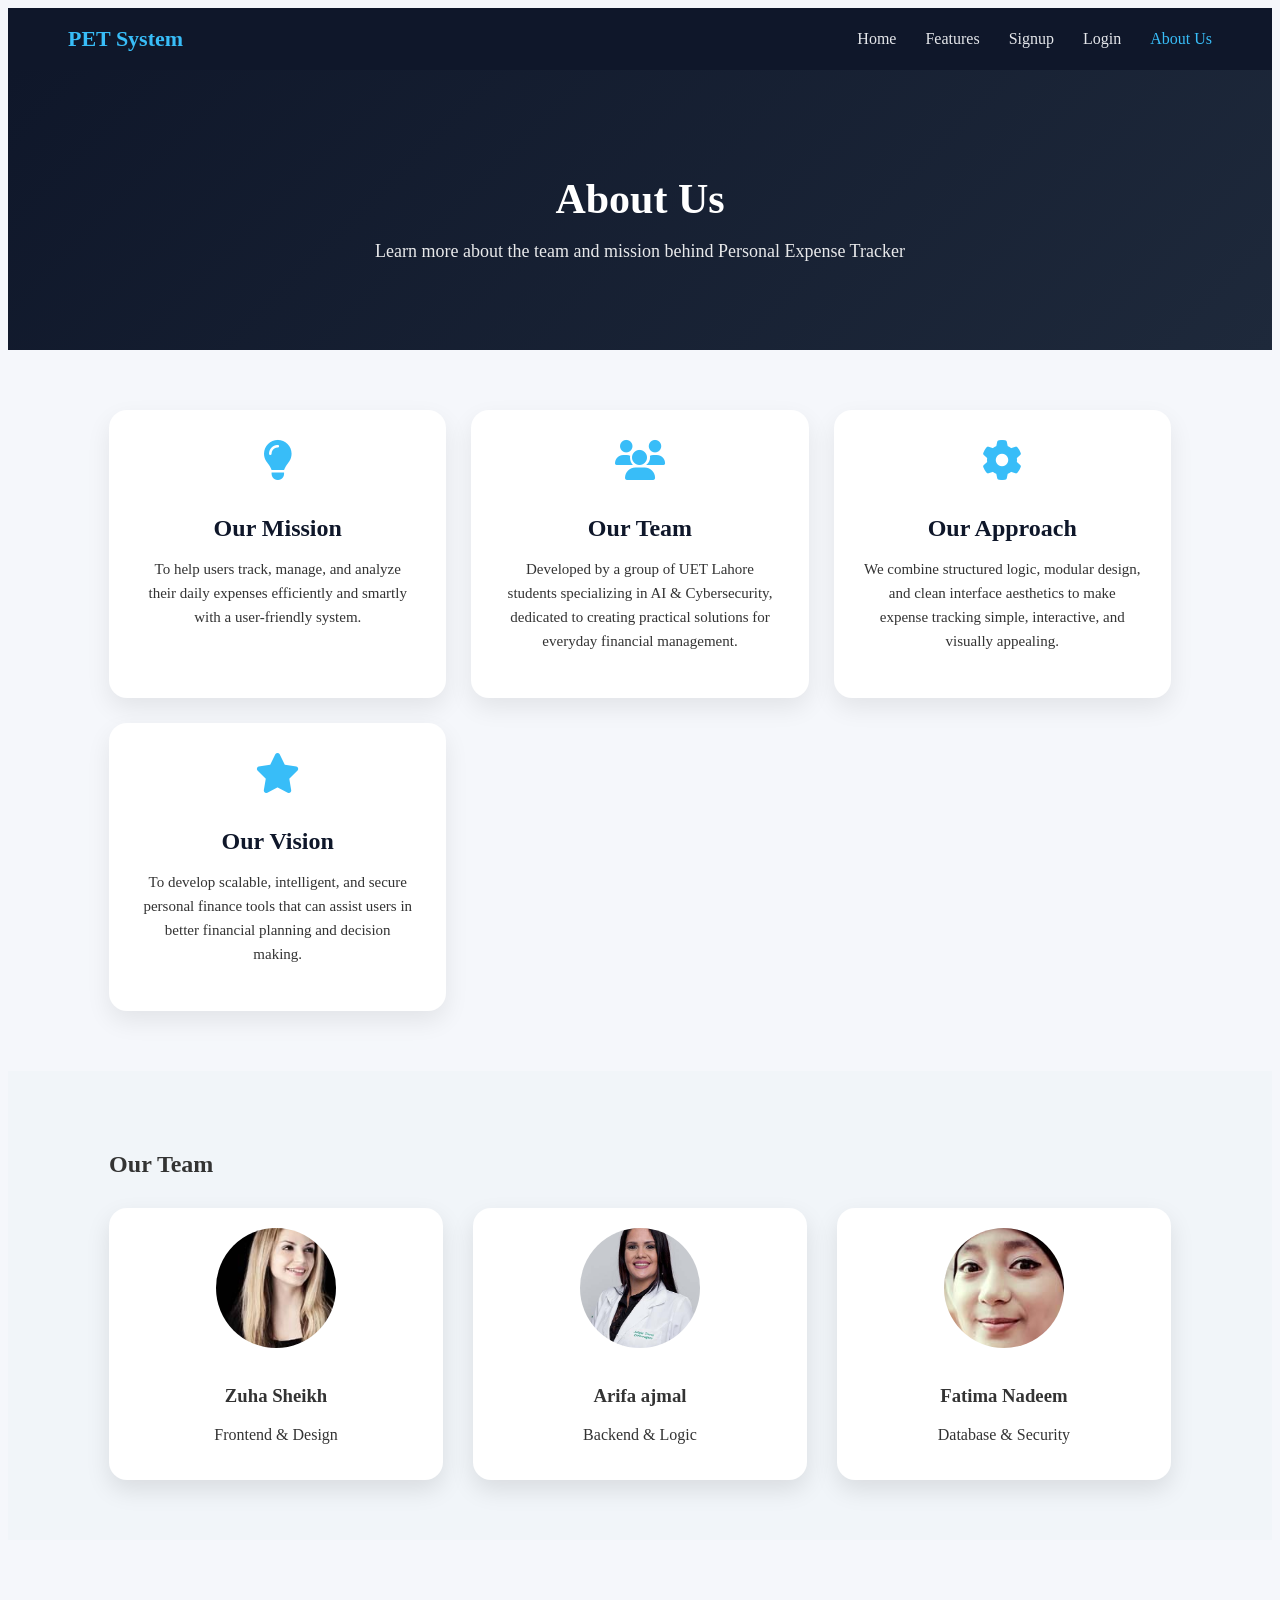
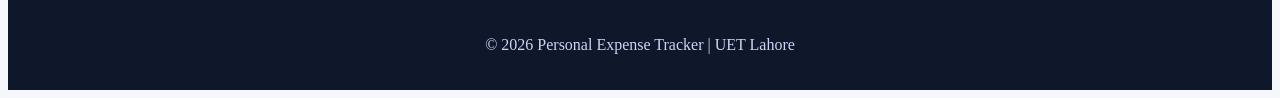
<file: about.html>
<!DOCTYPE html>
<html lang="en">
<head>
  <meta charset="UTF-8">
  <title>About Us | Personal Expense Tracker</title>
  <link rel="stylesheet" href="about.css">
  <link rel="stylesheet" href="https://cdnjs.cloudflare.com/ajax/libs/font-awesome/6.5.0/css/all.min.css">
</head>
<body>

<!-- HEADER -->
<header>
  <div class="logo">PET System</div>
  <nav>
    <a href="index.html">Home</a>
    <a href="features.html">Features</a>
    <a href="signup.html">Signup</a>
    <a href="login.html">Login</a>
    <a href="about.html" class="active">About Us</a>
  </nav>
</header>

<!-- HERO / PAGE TITLE -->
<section class="about-hero">
  <h1>About Us</h1>
  <p>Learn more about the team and mission behind Personal Expense Tracker</p>
</section>

<!-- ABOUT CONTENT -->
<section class="about-content">
  <div class="about-card">
    <i class="fa-solid fa-lightbulb"></i>
    <h2>Our Mission</h2>
    <p>To help users track, manage, and analyze their daily expenses efficiently and smartly with a user-friendly system.</p>
  </div>

  <div class="about-card">
    <i class="fa-solid fa-users"></i>
    <h2>Our Team</h2>
    <p>Developed by a group of UET Lahore students specializing in AI & Cybersecurity, dedicated to creating practical solutions for everyday financial management.</p>
  </div>

  <div class="about-card">
    <i class="fa-solid fa-gear"></i>
    <h2>Our Approach</h2>
    <p>We combine structured logic, modular design, and clean interface aesthetics to make expense tracking simple, interactive, and visually appealing.</p>
  </div>

  <div class="about-card">
    <i class="fa-solid fa-star"></i>
    <h2>Our Vision</h2>
    <p>To develop scalable, intelligent, and secure personal finance tools that can assist users in better financial planning and decision making.</p>
  </div>
</section>
<section class="team">
  <h2 class="section-title">Our Team</h2>
  <div class="team-grid">
    <div class="team-card">
      <img src="images\image1.jpg" alt="Member 1">
      <h3>Zuha Sheikh</h3>
      <p>Frontend & Design</p>
    </div>
    <div class="team-card">
      <img src="images\image4.jpg" alt="Member 2">
      <h3>Arifa ajmal</h3>
      <p>Backend & Logic</p>
    </div>
    <div class="team-card">
      <img src="images\image3.jpg" alt="Member 3">
      <h3>Fatima Nadeem</h3>
      <p>Database & Security</p>
    </div>
  </div>
</section>

<!-- FOOTER -->
<footer>
  <p>© 2026 Personal Expense Tracker | UET Lahore</p>
</footer>

</body>
</html>
</file>
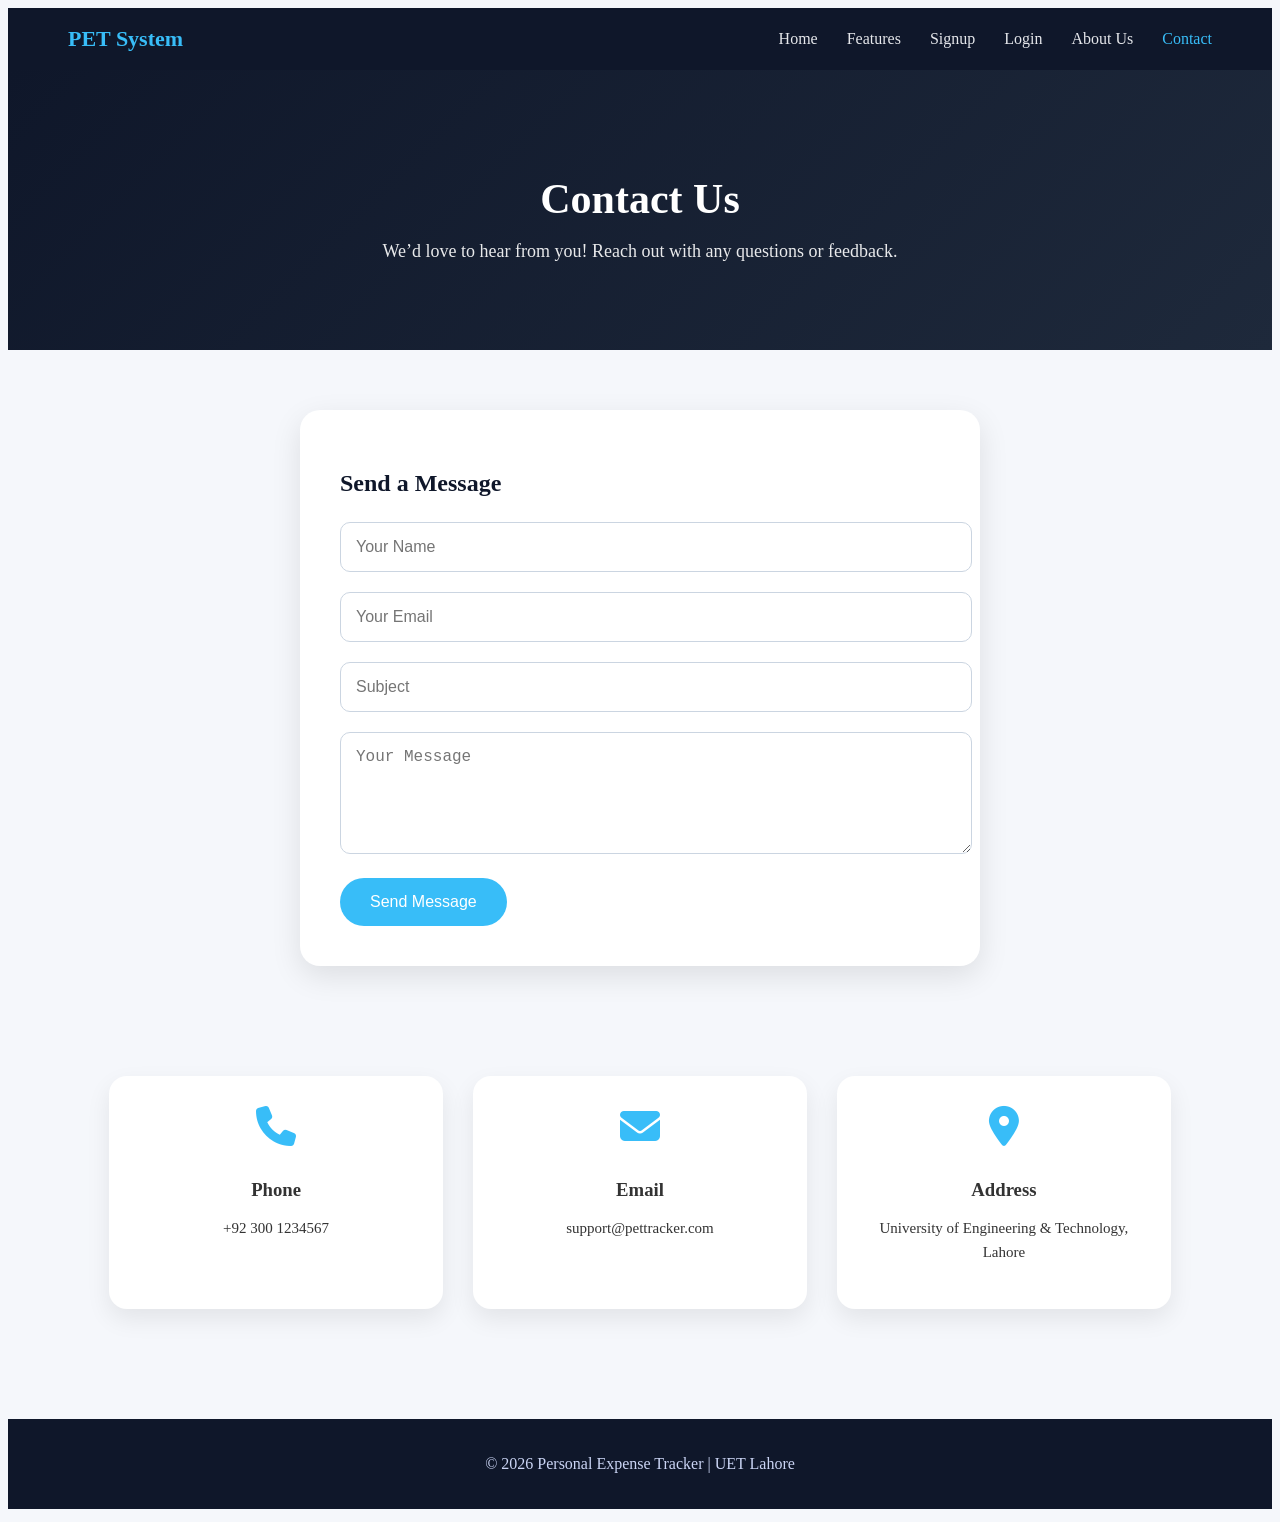
<file: contact.html>
<!DOCTYPE html>
<html lang="en">
<head>
  <meta charset="UTF-8">
  <title>Contact Us | Personal Expense Tracker</title>
  <link rel="stylesheet" href="contact.css">
  <link rel="stylesheet" href="https://cdnjs.cloudflare.com/ajax/libs/font-awesome/6.5.0/css/all.min.css">
</head>
<body>

<!-- HEADER -->
<header>
  <div class="logo">PET System</div>
  <nav>
    <a href="index.html">Home</a>
    <a href="features.html">Features</a>
    <a href="signup.html">Signup</a>
     <a href="login.html">Login</a>
    <a href="about.html">About Us</a>
    <a href="contact.html" class="active">Contact</a>
  </nav>
</header>

<!-- HERO -->
<section class="contact-hero">
  <h1>Contact Us</h1>
  <p>We’d love to hear from you! Reach out with any questions or feedback.</p>
</section>

<!-- CONTACT FORM -->
<section class="contact-form-section">
  <form class="contact-form">
    <h2>Send a Message</h2>
    <input type="text" name="name" placeholder="Your Name" required>
    <input type="email" name="email" placeholder="Your Email" required>
    <input type="text" name="subject" placeholder="Subject" required>
    <textarea name="message" placeholder="Your Message" rows="5" required></textarea>
    
    <button type="submit">Send Message</button>
  </form>
</section>

<!-- CONTACT INFO -->
<section class="contact-info">
  <div class="info-card">
    <i class="fa-solid fa-phone"></i>
    <h3>Phone</h3>
    <p>+92 300 1234567</p>
  </div>

  <div class="info-card">
    <i class="fa-solid fa-envelope"></i>
    <h3>Email</h3>
    <p>support@pettracker.com</p>
  </div>

  <div class="info-card">
    <i class="fa-solid fa-location-dot"></i>
    <h3>Address</h3>
    <p>University of Engineering & Technology, Lahore</p>
  </div>
</section>

<!-- FOOTER -->
<footer>
  <p>© 2026 Personal Expense Tracker | UET Lahore</p>
</footer>

</body>
</html>
</file>
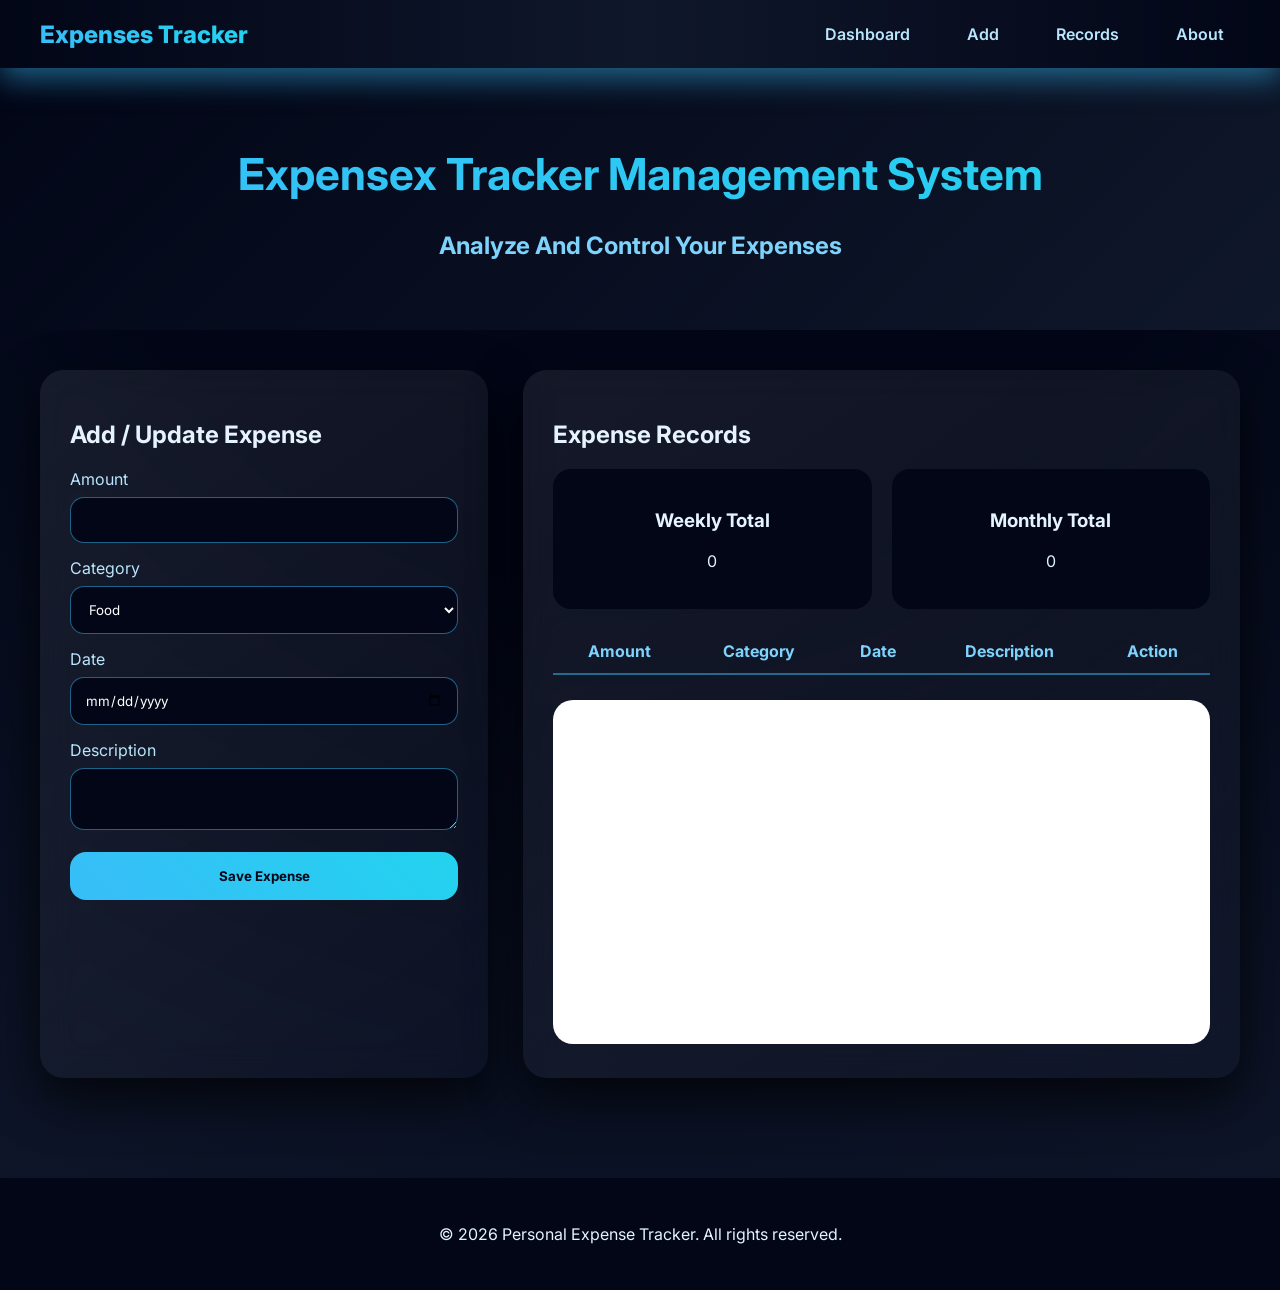
<file: dashboard.html>
<!DOCTYPE html>
<html lang="en">
<head>
<meta charset="UTF-8">
<title>Smart Expense Dashboard</title>

<style>
@import url('https://fonts.googleapis.com/css2?family=Inter:wght@300;400;600;800&display=swap');

*{box-sizing:border-box;font-family:'Inter',sans-serif;transition:.35s ease;}

html{scroll-behavior:smooth;}

body{
margin:0;
background:radial-gradient(circle at top,#020617,#020617 40%,#0f172a);
color:#e5f3ff;
animation:fadeIn 1.2s ease;
}

/* ===== NAVBAR ===== */
.navbar{
position:sticky;
top:0;
z-index:999;
background:linear-gradient(90deg,#020617,#0f172a,#020617);
display:flex;
justify-content:space-between;
align-items:center;
padding:16px 40px;
box-shadow:0 10px 30px rgba(56,189,248,.5);
animation:slideDown .7s ease;
}

.nav-logo{
font-size:24px;
font-weight:800;
background:linear-gradient(45deg,#38bdf8,#22d3ee);
-webkit-background-clip:text;
-webkit-text-fill-color:transparent;
}

.nav-links{display:flex;gap:25px;}

.nav-links a{
text-decoration:none;
color:#bae6fd;
font-weight:600;
padding:8px 16px;
border-radius:14px;
}

.nav-links a:hover{
background:rgba(56,189,248,.15);
color:#22d3ee;
box-shadow:0 0 15px rgba(56,189,248,.5);
}

.menu-btn{display:none;font-size:28px;cursor:pointer;color:#7dd3fc;}

@media(max-width:800px){
.nav-links{
position:absolute;
top:70px;
right:0;
background:#020617;
flex-direction:column;
width:220px;
padding:20px;
display:none;
}
.nav-links.show{display:flex;}
.menu-btn{display:block;}
}

/* ===== HEADER ===== */
header{
padding:50px 20px;
text-align:center;
background:linear-gradient(135deg,#020617,#0f172a);
}

header h1{
font-size:44px;
background:linear-gradient(45deg,#38bdf8,#22d3ee);
-webkit-background-clip:text;
-webkit-text-fill-color:transparent;
animation:glow 2s infinite alternate;
}

header h2{color:#7dd3fc;margin-top:10px;}

/* ===== LAYOUT ===== */
.container{
max-width:1300px;
margin:auto;
padding:40px;
display:grid;
grid-template-columns:1fr 1.6fr;
gap:35px;
}

/* ===== CARD ===== */
.card{
background:linear-gradient(145deg,rgba(255,255,255,.08),rgba(255,255,255,.02));
border-radius:24px;
padding:30px;
box-shadow:0 20px 50px rgba(0,0,0,.7);
backdrop-filter:blur(18px);
animation:floatIn .8s ease forwards;
opacity:0;
}

.card:nth-child(1){animation-delay:.2s;}
.card:nth-child(2){animation-delay:.4s;}

.card:hover{
transform:translateY(-10px) scale(1.02);
box-shadow:0 30px 80px rgba(56,189,248,.6);
}

/* ===== FORMS ===== */
label{margin-top:15px;display:block;color:#bae6fd;}

input,select,textarea{
width:100%;
padding:14px;
margin-top:8px;
background:#020617;
color:white;
border:1px solid rgba(56,189,248,.5);
border-radius:14px;
}

input:focus,select:focus,textarea:focus{
outline:none;
box-shadow:0 0 20px rgba(56,189,248,.7);
}

button{
width:100%;
padding:16px;
margin-top:18px;
background:linear-gradient(45deg,#38bdf8,#22d3ee);
border:none;
border-radius:16px;
font-weight:700;
cursor:pointer;
color:#020617;
position:relative;
overflow:hidden;
}

button::before{
content:"";
position:absolute;
width:120%;
height:120%;
background:linear-gradient(120deg,transparent,#ffffff80,transparent);
top:-50%;
left:-120%;
transition:.6s;
}

button:hover::before{left:120%;}
button:hover{transform:scale(1.05);box-shadow:0 0 30px #38bdf8;}

/* ===== SUMMARY ===== */
.summary{display:flex;gap:20px;margin-top:20px;}

.summary div{
flex:1;
background:#020617;
padding:22px;
border-radius:18px;
text-align:center;
}

.summary div:hover{
transform:translateY(-8px) scale(1.05);
box-shadow:0 0 30px rgba(56,189,248,.7);
}

/* ===== TABLE ===== */
table{width:100%;margin-top:20px;border-collapse:collapse;}
th{color:#7dd3fc;padding:12px;border-bottom:2px solid rgba(56,189,248,.5);}
td{padding:10px;border-bottom:1px solid rgba(255,255,255,.1);}
tbody tr:hover{background:rgba(56,189,248,.12);transform:scale(1.01);}

.actions button{
width:auto;
padding:6px 12px;
border-radius:10px;
background:#ef4444;
color:white;
}

/* ===== CHART ===== */
canvas{
margin-top:25px;
width:100%;
background:white;
border-radius:20px;
padding:15px;
}

/* ===== FOOTER ===== */
footer{
margin-top:60px;
padding:30px;
text-align:center;
background:#020617;
animation:fadeIn 2s ease;
}

/* ===== ANIMATIONS ===== */
@keyframes fadeIn{from{opacity:0;transform:translateY(20px);}to{opacity:1;transform:translateY(0);}}
@keyframes floatIn{to{opacity:1;transform:translateY(0);}}
@keyframes slideDown{from{transform:translateY(-100%);}to{transform:translateY(0);}}
@keyframes glow{from{text-shadow:0 0 20px #38bdf8;}to{text-shadow:0 0 40px #22d3ee;}}
</style>
</head>

<body>

<div class="navbar">
<div class="nav-logo">Expenses Tracker</div>
<div class="menu-btn" onclick="toggleMenu()">☰</div>
<div class="nav-links" id="navLinks">
<a href="#home">Dashboard</a>
<a href="#add">Add</a>
<a href="#records">Records</a>
<a href="#footer">About</a>
</div>
</div>

<header id="home">
<h1>Expensex Tracker Management System</h1>
<h2>Analyze And Control Your Expenses</h2>
</header>

<div class="container">

<div class="card" id="add">
<h2>Add / Update Expense</h2>
<input type="hidden" id="editIndex">
<label>Amount</label><input type="number" id="amount">
<label>Category</label>
<select id="category">
<option>Food</option><option>Transport</option><option>Utilities</option>
<option>Entertainment</option><option>Education</option><option>Other</option>
</select>
<label>Date</label><input type="date" id="date">
<label>Description</label><textarea id="description"></textarea>
<button onclick="saveExpense()">Save Expense</button>
</div>

<div class="card" id="records">
<h2>Expense Records</h2>
<div class="summary">
<div><h3>Weekly Total</h3><p id="weeklyTotal">0</p></div>
<div><h3>Monthly Total</h3><p id="monthlyTotal">0</p></div>
</div>
<table>
<thead><tr><th>Amount</th><th>Category</th><th>Date</th><th>Description</th><th>Action</th></tr></thead>
<tbody id="expenseTable"></tbody>
</table>
<canvas id="chart" width="400" height="200"></canvas>
</div>

</div>

<footer>
  <p>&copy; 2026 Personal Expense Tracker. All rights reserved.</p>
  <div class="social-icons">
    <a href="#"><i class="fab fa-facebook-f"></i></a>
    <a href="#"><i class="fab fa-twitter"></i></a>
    <a href="#"><i class="fab fa-instagram"></i></a>
  </div>
</footer>

<script>
let expenses=JSON.parse(localStorage.getItem("expenses"))||[];

function saveExpense(){
let a=amount.value,c=category.value,d=date.value,desc=description.value,i=editIndex.value;
if(!a||!d){alert("Amount and Date required");return;}
let e={amount:Number(a),category:c,date:d,description:desc};
if(i==="")expenses.push(e);else{expenses[i]=e;editIndex.value="";}
localStorage.setItem("expenses",JSON.stringify(expenses));
amount.value="";date.value="";description.value="";
render();
}

function render(){
expenseTable.innerHTML="";
expenses.forEach((e,i)=>{
expenseTable.innerHTML+=`<tr>
<td>${e.amount}</td><td>${e.category}</td><td>${e.date}</td><td>${e.description}</td>
<td class="actions"><button style="background:#38bdf8" onclick="editExpense(${i})">Edit</button>
<button onclick="deleteExpense(${i})">Delete</button></td></tr>`;
});
calculateSummary();drawChart();
}

function editExpense(i){
let e=expenses[i];
amount.value=e.amount;category.value=e.category;date.value=e.date;description.value=e.description;editIndex.value=i;
}

function deleteExpense(i){
expenses.splice(i,1);localStorage.setItem("expenses",JSON.stringify(expenses));render();
}

function calculateSummary(){
let now=new Date(),w=0,m=0;
expenses.forEach(e=>{
let d=new Date(e.date),diff=(now-d)/(1000*60*60*24);
if(diff<=7)w+=e.amount;
if(d.getMonth()===now.getMonth())m+=e.amount;
});
weeklyTotal.innerText=w;monthlyTotal.innerText=m;
}

function drawChart(){
let c=document.getElementById("chart"),ctx=c.getContext("2d");
ctx.clearRect(0,0,c.width,c.height);
let cat={};
expenses.forEach(e=>cat[e.category]=(cat[e.category]||0)+e.amount);
let k=Object.keys(cat);
if(k.length==0)return;
let max=Math.max(...Object.values(cat),1),bw=c.width/k.length,step=0;
function animate(){
ctx.clearRect(0,0,c.width,c.height);
k.forEach((x,i)=>{
let h=Math.min(step,(cat[x]/max)*150);
ctx.fillStyle="#38bdf8";
ctx.fillRect(i*bw+20,c.height-h-20,bw-40,h);
ctx.fillStyle="#020617";
ctx.fillText(x,i*bw+30,c.height-5);
});
step+=5;
if(step<160)requestAnimationFrame(animate);
}
animate();
}

function toggleMenu(){navLinks.classList.toggle("show");}

render();
</script>

</body>
</html>
</file>
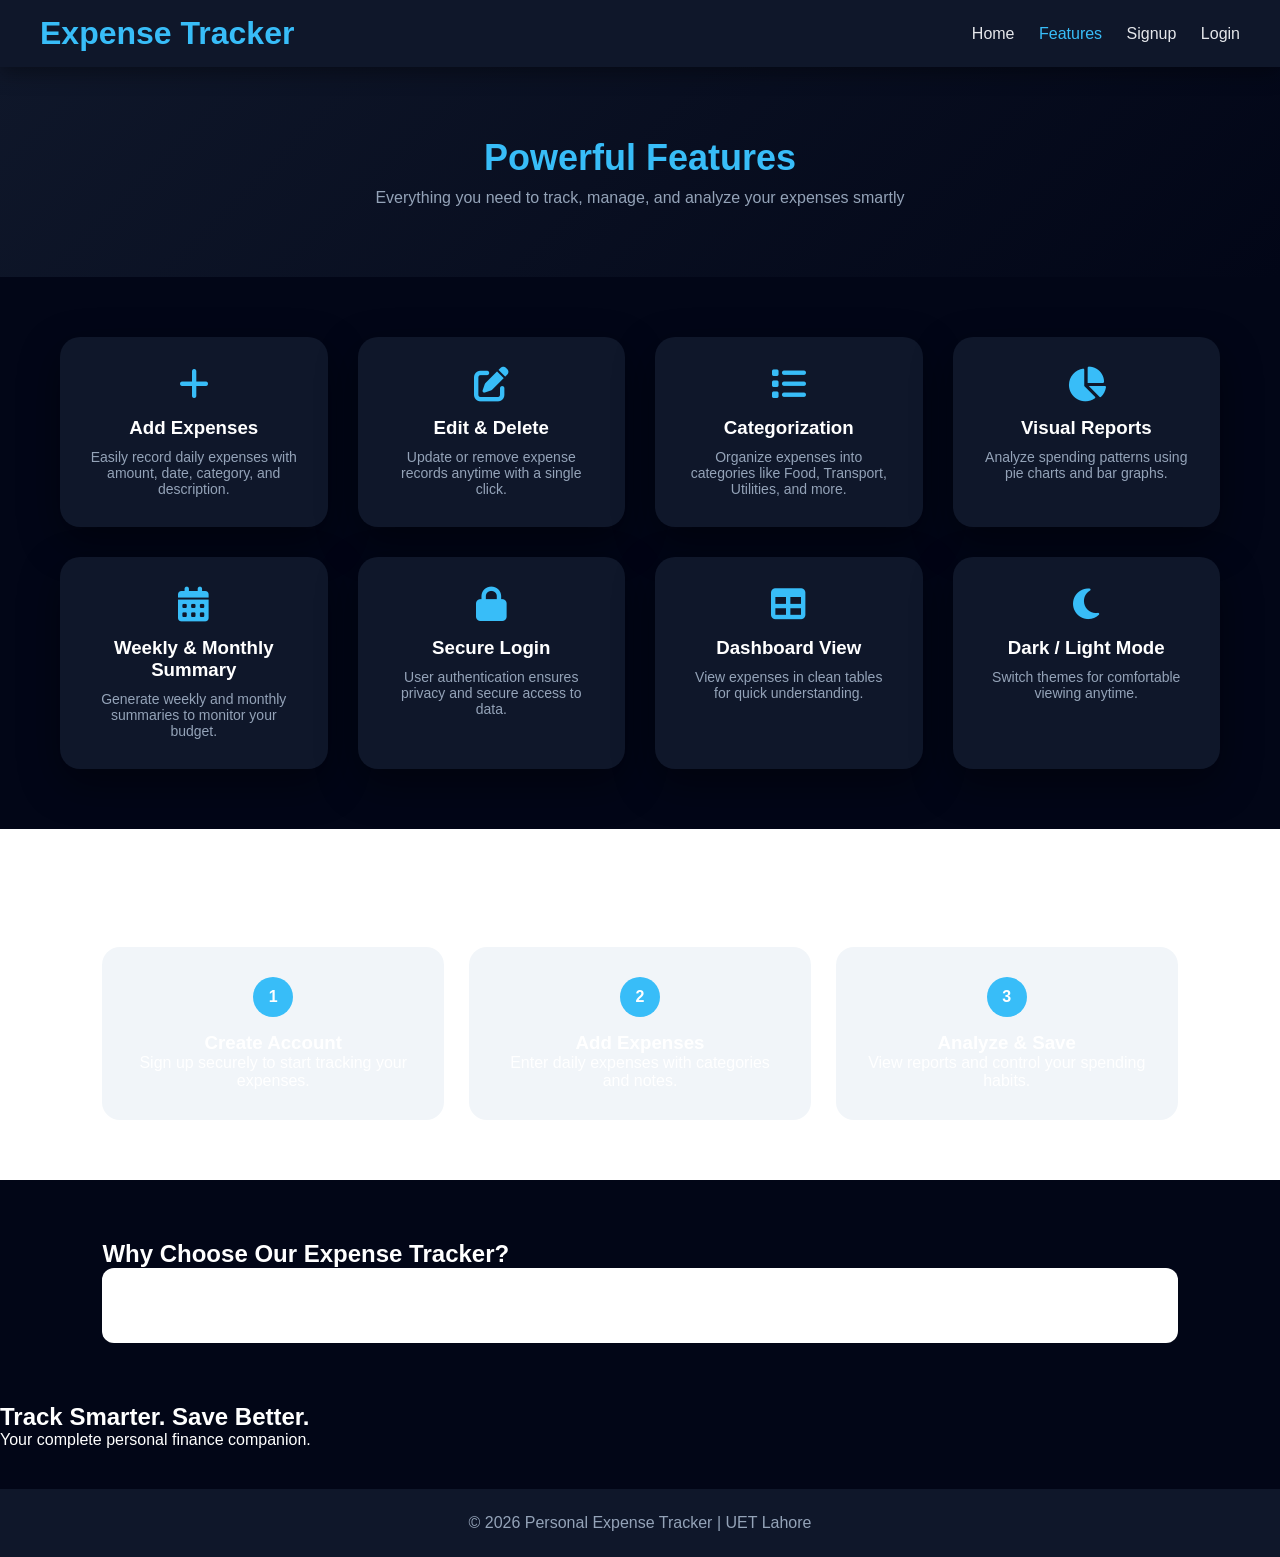
<file: features.html>
<!DOCTYPE html>
<html lang="en">
<head>
  <meta charset="UTF-8">
  <title>Features | Expense Tracker</title>
  <link rel="stylesheet" href="features.css">
  <link rel="stylesheet" href="https://cdnjs.cloudflare.com/ajax/libs/font-awesome/6.5.0/css/all.min.css">
</head>
<body>

<!-- HEADER -->
<header class="header">
  <h1>Expense Tracker</h1>
  <nav>
    <a href="index.html">Home</a>
    <a href="features.html" class="active">Features</a>
    <a href="signup.html">Signup</a>
    <a href="login.html">Login</a>
  </nav>
</header>

<!-- HERO -->
<section class="hero">
  <h2>Powerful Features</h2>
  <p>Everything you need to track, manage, and analyze your expenses smartly</p>
</section>

<!-- FEATURES GRID -->
<section class="features">
  <div class="feature-card">
    <i class="fa-solid fa-plus"></i>
    <h3>Add Expenses</h3>
    <p>Easily record daily expenses with amount, date, category, and description.</p>
  </div>

  <div class="feature-card">
    <i class="fa-solid fa-pen-to-square"></i>
    <h3>Edit & Delete</h3>
    <p>Update or remove expense records anytime with a single click.</p>
  </div>

  <div class="feature-card">
    <i class="fa-solid fa-list"></i>
    <h3>Categorization</h3>
    <p>Organize expenses into categories like Food, Transport, Utilities, and more.</p>
  </div>

  <div class="feature-card">
    <i class="fa-solid fa-chart-pie"></i>
    <h3>Visual Reports</h3>
    <p>Analyze spending patterns using pie charts and bar graphs.</p>
  </div>

  <div class="feature-card">
    <i class="fa-solid fa-calendar-days"></i>
    <h3>Weekly & Monthly Summary</h3>
    <p>Generate weekly and monthly summaries to monitor your budget.</p>
  </div>

  <div class="feature-card">
    <i class="fa-solid fa-lock"></i>
    <h3>Secure Login</h3>
    <p>User authentication ensures privacy and secure access to data.</p>
  </div>
  <div class="feature-card">
    <i class="fa-solid fa-table"></i>
    <h3>Dashboard View</h3>
    <p>View expenses in clean tables for quick understanding.</p>
  </div>

  <div class="feature-card">
    <i class="fa-solid fa-moon"></i>
    <h3>Dark / Light Mode</h3>
    <p>Switch themes for comfortable viewing anytime.</p>
  </div>
</section>
<section class="how-it-works">
  <h2 class="section-title">How It Works</h2>

  <div class="steps">
    <div class="step-card">
      <span>1</span>
      <h3>Create Account</h3>
      <p>Sign up securely to start tracking your expenses.</p>
    </div>

    <div class="step-card">
      <span>2</span>
      <h3>Add Expenses</h3>
      <p>Enter daily expenses with categories and notes.</p>
    </div>
    <div class="step-card">
      <span>3</span>
      <h3>Analyze & Save</h3>
      <p>View reports and control your spending habits.</p>
    </div>
  </div>
</section>
<section class="comparison">
  <h2 class="section-title">Why Choose Our Expense Tracker?</h2>

  <table class="compare-table">
    <tr>
      <th>Feature</th>
      <th>Our System</th>
      <th>Manual Tracking</th>
    </tr>
    <tr>
      <td>Expense Categorization</td>
      <td>✔</td>
      <td>✖</td>
    </tr>
    <tr>
      <td>Visual Reports</td>
      <td>✔</td>
      <td>✖</td>
    </tr>
    <tr>
      <td>Secure Login</td>
      <td>✔</td>
      <td>✖</td>
    </tr>
  </table>
</section>
<section class="highlight">
  <h2>Track Smarter. Save Better.</h2>
  <p>Your complete personal finance companion.</p>
</section>

<!-- FOOTER -->
<footer>
  <p>&copy; 2026 Personal Expense Tracker | UET Lahore</p>
  </footer>

</body>
</html>
</file>
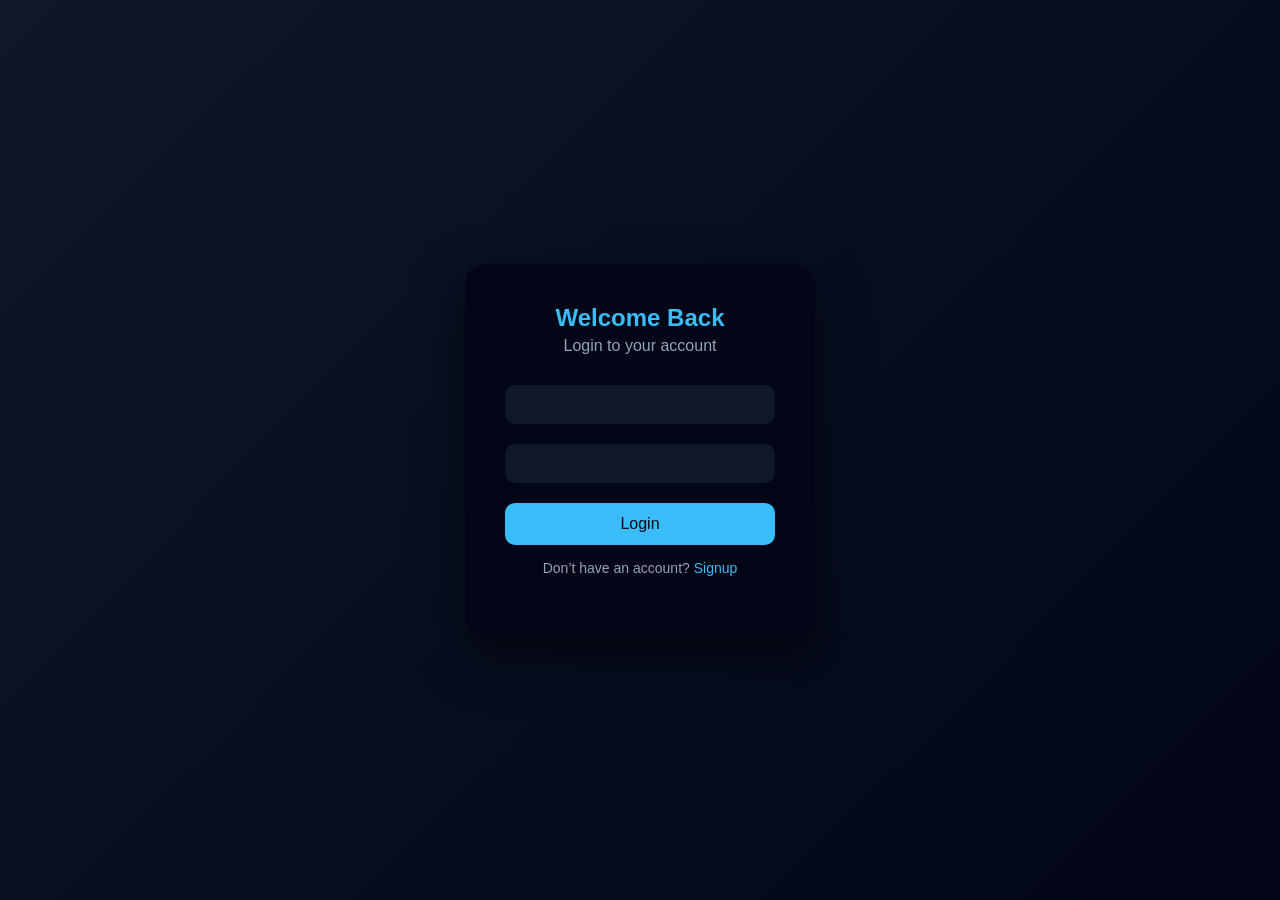
<file: login.html>
<!DOCTYPE html>
<html lang="en">
<head>
  <meta charset="UTF-8">
  <title>Login | Expense Tracker</title>
  <link rel="stylesheet" href="auth.css">
</head>
<body>

<div class="auth-container">
  <div class="auth-card">
    <h2>Welcome Back</h2>
    <p>Login to your account</p>

    <form>
<input type="email" id="loginEmail" required>
<input type="password" id="loginPassword" required>


      <button type="submit">Login</button>
    </form>

    <p class="switch">
      Don’t have an account?  
      <a href="signup.html">Signup</a>
    </p>
  </div>
</div>


<script src="auth.js"></script>


</body>
</html>
</file>
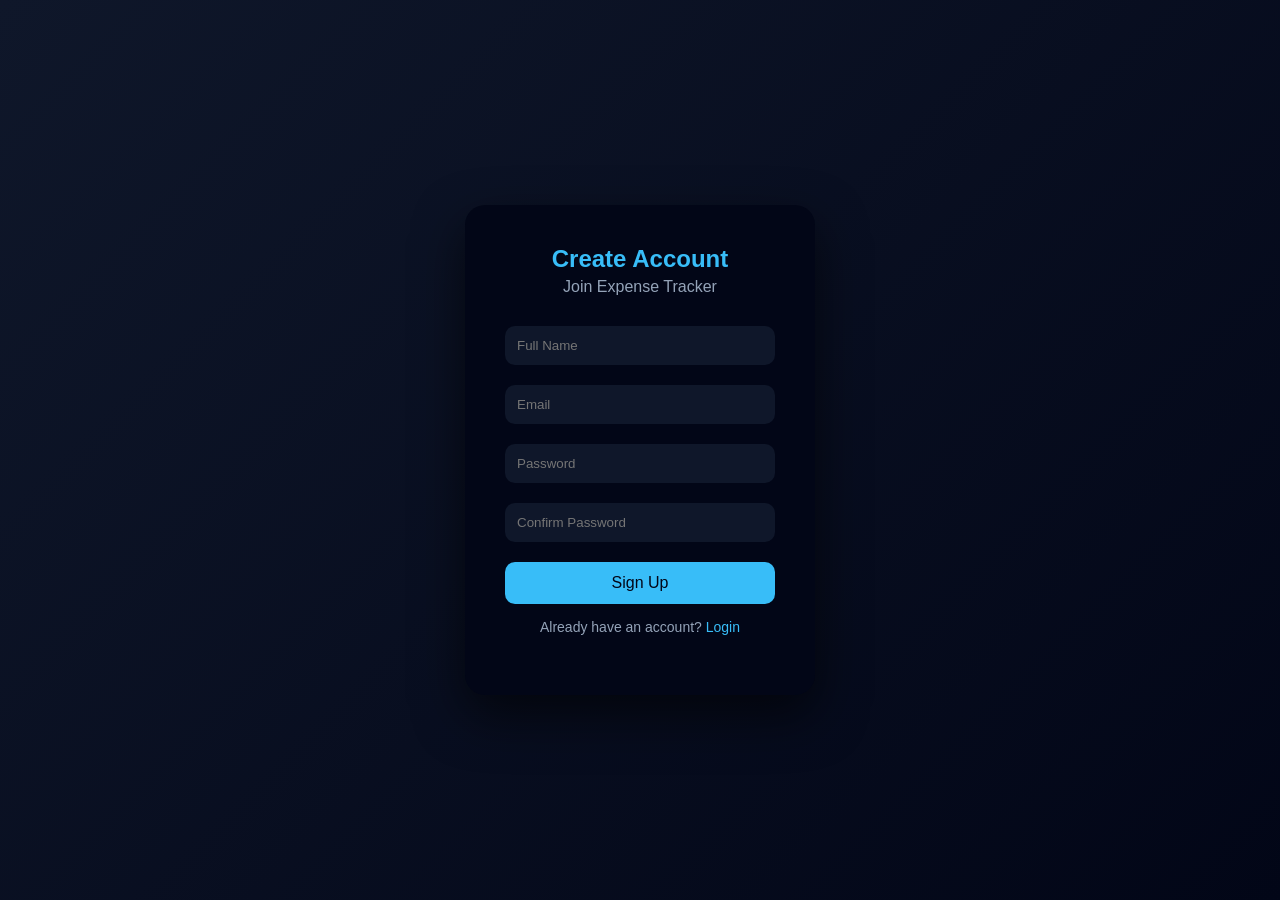
<file: signup.html>
<!DOCTYPE html>
<html lang="en">
<head>
  <meta charset="UTF-8">
  <title>Signup | Expense Tracker</title>
  <link rel="stylesheet" href="auth.css">
</head>
<body>

<div class="auth-container">
  <div class="auth-card">
    <h2>Create Account</h2>
    <p>Join Expense Tracker</p>

    <form id="signupForm">
      <input type="text" placeholder="Full Name" required>
      <input type="email" id="signupEmail" placeholder="Email" required>
<input type="password" id="signupPassword" placeholder="Password" required>

      <input type="password" placeholder="Confirm Password" required>

      <button type="submit">Sign Up</button>
    </form>

    <p class="switch">
      Already have an account?  
      <a href="login.html">Login</a>
    </p>
  </div>
</div>

<script src="auth.js"></script>
</body>
</html>
</file>
<file: about.css>
🎨 about.css
css
Copy code
*{
  margin:0;
  padding:0;
  box-sizing:border-box;
  font-family: "Segoe UI", sans-serif;
}

body{
  background:#f5f7fb;
  color:#333;
}

/* HEADER */
header{
  display:flex;
  justify-content:space-between;
  align-items:center;
  padding:18px 60px;
  background:#0f172a;
}

.logo{
  color:#38bdf8;
  font-size:22px;
  font-weight:bold;
}

nav a{
  color:#e5e7eb;
  margin-left:25px;
  text-decoration:none;
  font-size:16px;
  transition:0.3s;
}

nav a:hover,
nav a.active{
  color:#38bdf8;
}

/* HERO */
.about-hero{
  text-align:center;
  padding:70px 20px;
  background:linear-gradient(135deg,#0f172a,#1e293b);
  color:white;
}

.about-hero h1{
  font-size:42px;
  margin-bottom:10px;
}

.about-hero p{
  font-size:18px;
  opacity:0.9;
}

/* ABOUT CARDS */
.about-content{
  display:grid;
  grid-template-columns:repeat(auto-fit,minmax(250px,1fr));
  gap:25px;
  padding:60px 8%;
}

.about-card{
  background:white;
  padding:30px;
  border-radius:18px;
  text-align:center;
  box-shadow:0 10px 25px rgba(0,0,0,0.08);
  transition:0.3s;
}

.about-card:hover{
  transform:translateY(-8px);
  box-shadow:0 20px 40px rgba(0,0,0,0.15);
}

.about-card i{
  font-size:40px;
  color:#38bdf8;
  margin-bottom:15px;
}

.about-card h2{
  margin-bottom:10px;
  color:#0f172a;
}

.about-card p{
  font-size:15px;
  line-height:1.6;
}

/* FOOTER */
footer{
  background:#0f172a;
  color:#cbd5f5;
  text-align:center;
  padding:20px;
  margin-top:60px;
}
.team{
  padding:60px 8%;
  background:#f1f5f9;
}

.team-grid{
  display:grid;
  grid-template-columns:repeat(auto-fit,minmax(200px,1fr));
  gap:30px;
  margin-top:30px;
  text-align:center;
}

.team-card{
  background:white;
  padding:20px;
  border-radius:18px;
  box-shadow:0 10px 25px rgba(0,0,0,0.1);
  transition:0.3s;
}

.team-card:hover{
  transform:translateY(-10px);
  box-shadow:0 20px 40px rgba(0,0,0,0.15);
}

.team-card img{
  width:120px;
  height:120px;
  object-fit:cover;
  border-radius:50%;
  margin-bottom:15px;
}
2️⃣ Timeline / Project Journey
Show a step-by-step development timeline of your PET system. This is great for viva.

HTML
html
Copy code
<section class="timeline">
  <h2 class="section-title">Project Journey</h2>
  <div class="timeline-container">
    <div class="timeline-item">
      <h3>Week 1-2</h3>
      <p>Requirement gathering and project planning.</p>
    </div>
    <div class="timeline-item">
      <h3>Week 3-6</h3>
      <p>Designing UI and HTML/CSS prototype.</p>
    </div>
    <div class="timeline-item">
      <h3>Week 7-10</h3>
      <p>Implementing Python logic & structured modules.</p>
    </div>
    <div class="timeline-item">
      <h3>Week 11-15</h3>
      <p>Integrating UI, features, and testing.</p>
    </div>
  </div>
</section>
CSS
css
Copy code
.timeline{
  padding:60px 8%;
}

.timeline-container{
  display:grid;
  gap:25px;
}

.timeline-item{
  background:#0f172a;
  color:white;
  padding:25px;
  border-radius:18px;
  box-shadow:0 10px 25px rgba(0,0,0,0.1);
  transition:0.3s;
}

.timeline-item:hover{
  transform:translateY(-8px);
  box-shadow:0 20px 40px rgba(0,0,0,0.15);
}
3️⃣ Mission + Vision Side by Side
Instead of vertical cards, make two columns for Mission & Vision for a cleaner look.

HTML
html
Copy code
<section class="mission-vision">
  <div class="mv-card">
    <h2>Our Mission</h2>
    <p>Help users manage expenses efficiently with a user-friendly system.</p>
  </div>
  <div class="mv-card">
    <h2>Our Vision</h2>
    <p>Develop intelligent and secure tools for better financial planning.</p>
  </div>
</section>
CSS
css
Copy code
.mission-vision{
  display:grid;
  grid-template-columns:repeat(auto-fit,minmax(250px,1fr));
  gap:30px;
  padding:60px 8%;
}

.mv-card{
  background:#ffffff;
  padding:30px;
  border-radius:18px;
  text-align:center;
  box-shadow:0 10px 25px rgba(0,0,0,0.08);
  transition:0.3s;
}

.mv-card:hover{
  transform:translateY(-8px);
  box-shadow:0 20px 40px rgba(0,0,0,0.15);
}
</file>
<file: contact.css>
🎨 contact.css
css
Copy code
*{
  margin:0;
  padding:0;
  box-sizing:border-box;
  font-family:"Segoe UI", sans-serif;
}

body{
  background:#f5f7fb;
  color:#333;
}

/* HEADER */
header{
  display:flex;
  justify-content:space-between;
  align-items:center;
  padding:18px 60px;
  background:#0f172a;
}

.logo{
  color:#38bdf8;
  font-size:22px;
  font-weight:bold;
}

nav a{
  color:#e5e7eb;
  margin-left:25px;
  text-decoration:none;
  font-size:16px;
  transition:0.3s;
}

nav a:hover,
nav a.active{
  color:#38bdf8;
}

/* HERO */
.contact-hero{
  text-align:center;
  padding:70px 20px;
  background:linear-gradient(135deg,#0f172a,#1e293b);
  color:white;
}

.contact-hero h1{
  font-size:42px;
  margin-bottom:10px;
}

.contact-hero p{
  font-size:18px;
  opacity:0.9;
}

/* FORM SECTION */
.contact-form-section{
  padding:60px 8%;
  display:flex;
  justify-content:center;
}

.contact-form{
  width:100%;
  max-width:600px;
  background:white;
  padding:40px;
  border-radius:20px;
  box-shadow:0 10px 30px rgba(0,0,0,0.1);
}

.contact-form h2{
  margin-bottom:25px;
  color:#0f172a;
}

.contact-form input,
.contact-form textarea{
  width:100%;
  padding:15px;
  margin-bottom:20px;
  border-radius:10px;
  border:1px solid #cbd5e1;
  font-size:16px;
}

.contact-form button{
  background:#38bdf8;
  color:white;
  padding:15px 30px;
  border:none;
  border-radius:50px;
  font-size:16px;
  cursor:pointer;
  transition:0.3s;
}

.contact-form button:hover{
  background:#0ea5e9;
}

/* CONTACT INFO */
.contact-info{
  display:grid;
  grid-template-columns:repeat(auto-fit,minmax(200px,1fr));
  gap:30px;
  padding:50px 8%;
  text-align:center;
}

.info-card{
  background:white;
  padding:30px;
  border-radius:18px;
  box-shadow:0 10px 25px rgba(0,0,0,0.08);
  transition:0.3s;
}

.info-card:hover{
  transform:translateY(-8px);
  box-shadow:0 20px 40px rgba(0,0,0,0.15);
}

.info-card i{
  font-size:40px;
  color:#38bdf8;
  margin-bottom:15px;
}

.info-card h3{
  margin-bottom:10px;
}

.info-card p{
  font-size:15px;
  line-height:1.6;
}

/* FOOTER */
footer{
  background:#0f172a;
  color:#cbd5f5;
  text-align:center;
  padding:20px;
  margin-top:60px;
}
</file>
<file: features.css>
*{
  margin:0;
  padding:0;
  box-sizing:border-box;
  font-family: 'Segoe UI', sans-serif;
}

body{
  background:#020617;
  color:white;
}

/* HEADER */
.header{
  position:sticky;
  top:0;
  background:#0f172a;
  padding:15px 40px;
  display:flex;
  justify-content:space-between;
  align-items:center;
  box-shadow:0 5px 20px rgba(0,0,0,0.4);
}

.header h1{
  color:#38bdf8;
}

.header nav a{
  margin-left:20px;
  color:#e5e7eb;
  text-decoration:none;
  transition:0.3s;
}

.header nav a:hover,
.header nav .active{
  color:#38bdf8;
}

/* HERO */
.hero{
  text-align:center;
  padding:70px 20px;
  background:linear-gradient(135deg,#0f172a,#020617);
}

.hero h2{
  font-size:36px;
  color:#38bdf8;
}

.hero p{
  margin-top:10px;
  color:#94a3b8;
}

/* FEATURES */
.features{
  padding:60px;
  display:grid;
  grid-template-columns: repeat(auto-fit, minmax(250px,1fr));
  gap:30px;
}

.feature-card{
  background:#0f172a;
  padding:30px;
  border-radius:20px;
  text-align:center;
  transition:0.4s;
  box-shadow:0 15px 40px rgba(0,0,0,0.4);
}

.feature-card i{
  font-size:35px;
  color:#38bdf8;
  margin-bottom:15px;
}

.feature-card h3{
  margin-bottom:10px;
}

.feature-card p{
  color:#94a3b8;
  font-size:14px;
}

.feature-card:hover{
  transform: translateY(-12px);
  box-shadow:0 25px 60px rgba(0,0,0,0.6);
  background:#020617;
}

/* FOOTER */
footer{
  text-align:center;
  padding:25px;
  background:#0f172a;
  margin-top:40px;
  color:#94a3b8;
}
.how-it-works{
  padding:60px 8%;
  background:#ffffff;
}

.steps{
  display:grid;
  grid-template-columns:repeat(auto-fit,minmax(220px,1fr));
  gap:25px;
  margin-top:30px;
}

.step-card{
  background:#f1f5f9;
  padding:30px;
  border-radius:18px;
  text-align:center;
  transition:0.3s;
}

.step-card:hover{
  transform:translateY(-8px);
}

.step-card span{
  display:inline-block;
  background:#38bdf8;
  color:white;
  width:40px;
  height:40px;
  line-height:40px;
  border-radius:50%;
  font-weight:bold;
  margin-bottom:15px;}
  .comparison{
  padding:60px 8%;
}

.compare-table{
  width:100%;
  border-collapse:collapse;
  background:white;
  border-radius:12px;
  overflow:hidden;
}

.compare-table th,
.compare-table td{
    .comparison{
  padding:60px 8%;
}

.compare-table{
  width:100%;
  border-collapse:collapse;
  background:white;
  border-radius:12px;
  overflow:hidden;
}

.compare-table th,
.compare-table td{
    padding:15px;
  text-align:center;
  border-bottom:1px solid #e5e7eb;
}

.compare-table th{
  background:#0f172a;
  color:white;
}
.highlight{
  background:linear-gradient(135deg,#38bdf8,#0ea5e9);
  color:white;
  text-align:center;
  padding:60px 20px;
  border-radius:30px;
  margin:60px 8%;
}
</file>
<file: auth.css>
*{
  margin:0;
  padding:0;
  box-sizing:border-box;
  font-family: 'Segoe UI', sans-serif;
}

body{
  min-height:100vh;
  background: linear-gradient(135deg, #0f172a, #020617);
  display:flex;
  justify-content:center;
  align-items:center;
}

.auth-container{
    width:100%;
  display:flex;
  justify-content:center;
}

.auth-card{
  background:#020617;
  padding:40px;
  width:350px;
  border-radius:20px;
  box-shadow:0 20px 50px rgba(0,0,0,0.6);
  text-align:center;
}

.auth-card h2{
  color:#38bdf8;
  margin-bottom:5px;
  }

.auth-card p{
  color:#94a3b8;
  margin-bottom:20px;
}

.auth-card input{
  width:100%;
  padding:12px;
  margin:10px 0;
  border:none;
  border-radius:10px;
  background:#0f172a;
  color:white;
}
.auth-card input:focus{
  outline:2px solid #38bdf8;
}

.auth-card button{
  width:100%;
  padding:12px;
  background:#38bdf8;
  border:none;
  border-radius:10px;
  color:#020617;
  font-size:16px;
  cursor:pointer;
  transition:0.3s;
  margin-top:10px;
}
.auth-card button:hover{
  background:#22c55e;
  transform:scale(1.05);
}

.switch{
  margin-top:15px;
  font-size:14px;
}

.switch a{
  color:#38bdf8;
  text-decoration:none;
}
</file>
